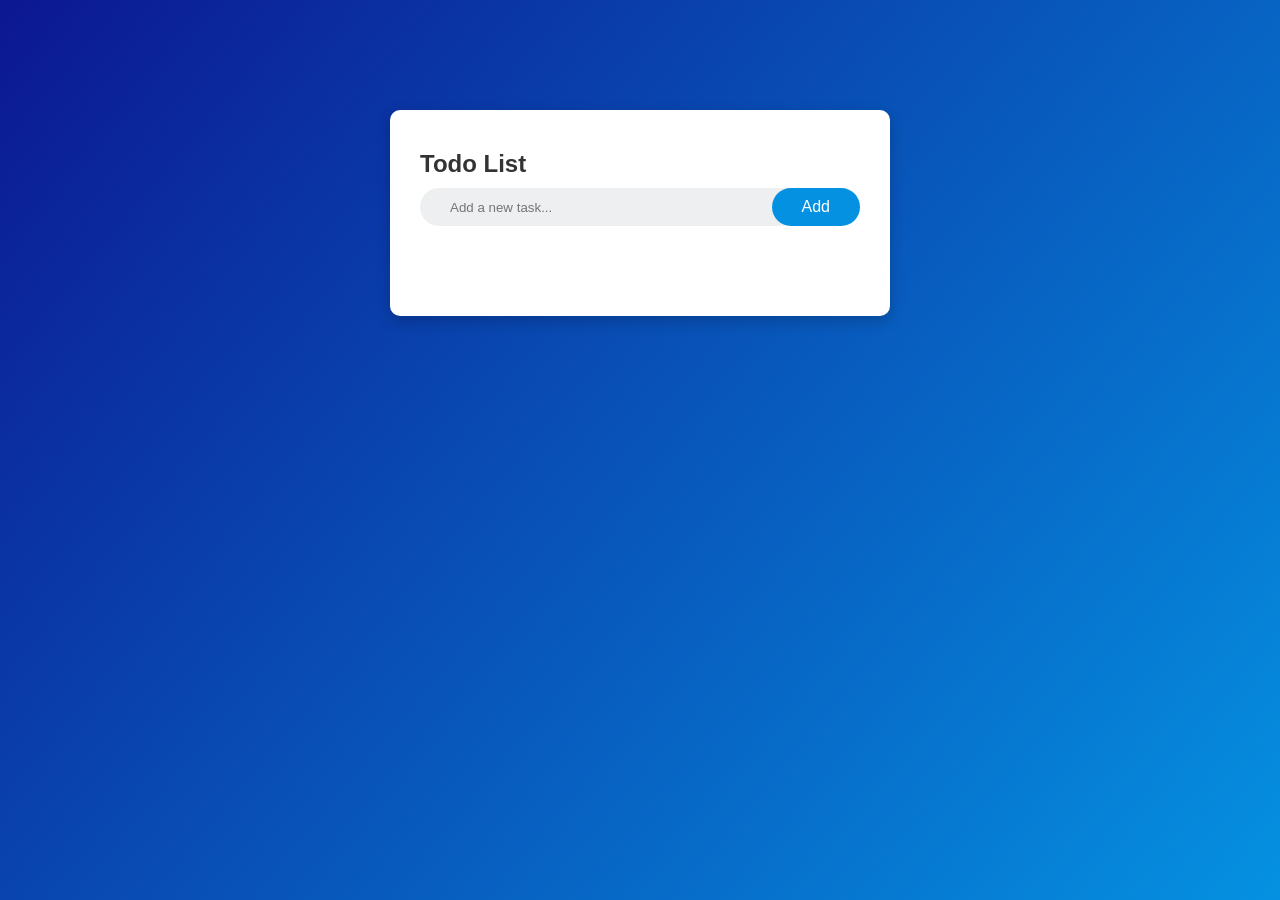
<file: task-1/index.html>
<!DOCTYPE html>
<html lang="en">
    <head>
        <meta charset="UTF-8" />
        <meta name="viewport" content="width=device-width, initial-scale=1.0" />
        <title>Task-10</title>
        <link rel="preconnect" href="https://fonts.googleapis.com" />
        <link rel="stylesheet" href="style.css" />
    </head>
    <body>
        <div class="container">
            <div class="todo-app">
                <h2>Todo List</h2>
                <div class="row">
                    <input type="text" id="todo-input" placeholder="Add a new task..." />
                    <button id="add-btn" onclick="addtask()">Add</button>
                </div>
                <ul id="list-container">
                </ul>
            </div>
        </div>
        <script src="script.js"></script>
    </body>
</html>
</file>
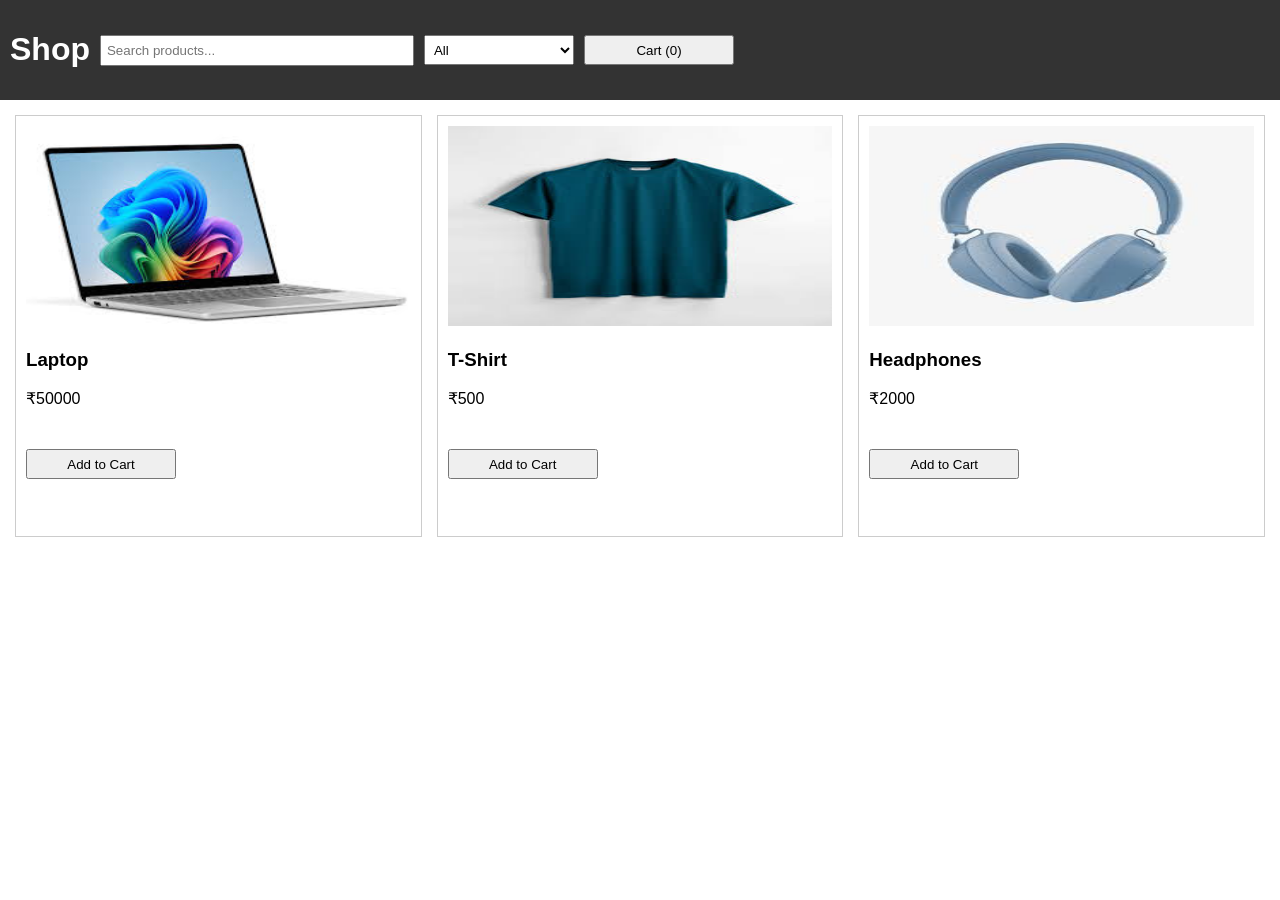
<file: task-10/index.html>
<!DOCTYPE html>
<html lang="en">
<head>
  <meta charset="UTF-8" />
  <meta name="viewport" content="width=device-width, initial-scale=1.0"/>
  <title>E-Commerce App</title>
  <link rel="stylesheet" href="style.css" />
</head>
<body>

  <header>
    <h1>Shop</h1>
    <input type="text" id="search" placeholder="Search products..." />
    <select id="filter">
      <option value="all">All</option>
      <option value="electronics">Electronics</option>
      <option value="clothing">Clothing</option>
    </select>
    <button id="cart-btn">Cart (<span id="cart-count">0</span>)</button>
  </header>

  <main>
    <div id="products" class="grid"></div>
  </main>

  <aside id="cart" class="cart hidden">
    <h2>Shopping Cart</h2>
    <div id="cart-items"></div>
    <p>Subtotal: ₹<span id="subtotal">0</span></p>
    <p>Tax (10%): ₹<span id="tax">0</span></p>
    <p>Total: ₹<span id="total">0</span></p>
    <button id="close-cart">Close</button>
  </aside>

  <script type="module" src="main.js"></script>
</body>
</html>
</file>
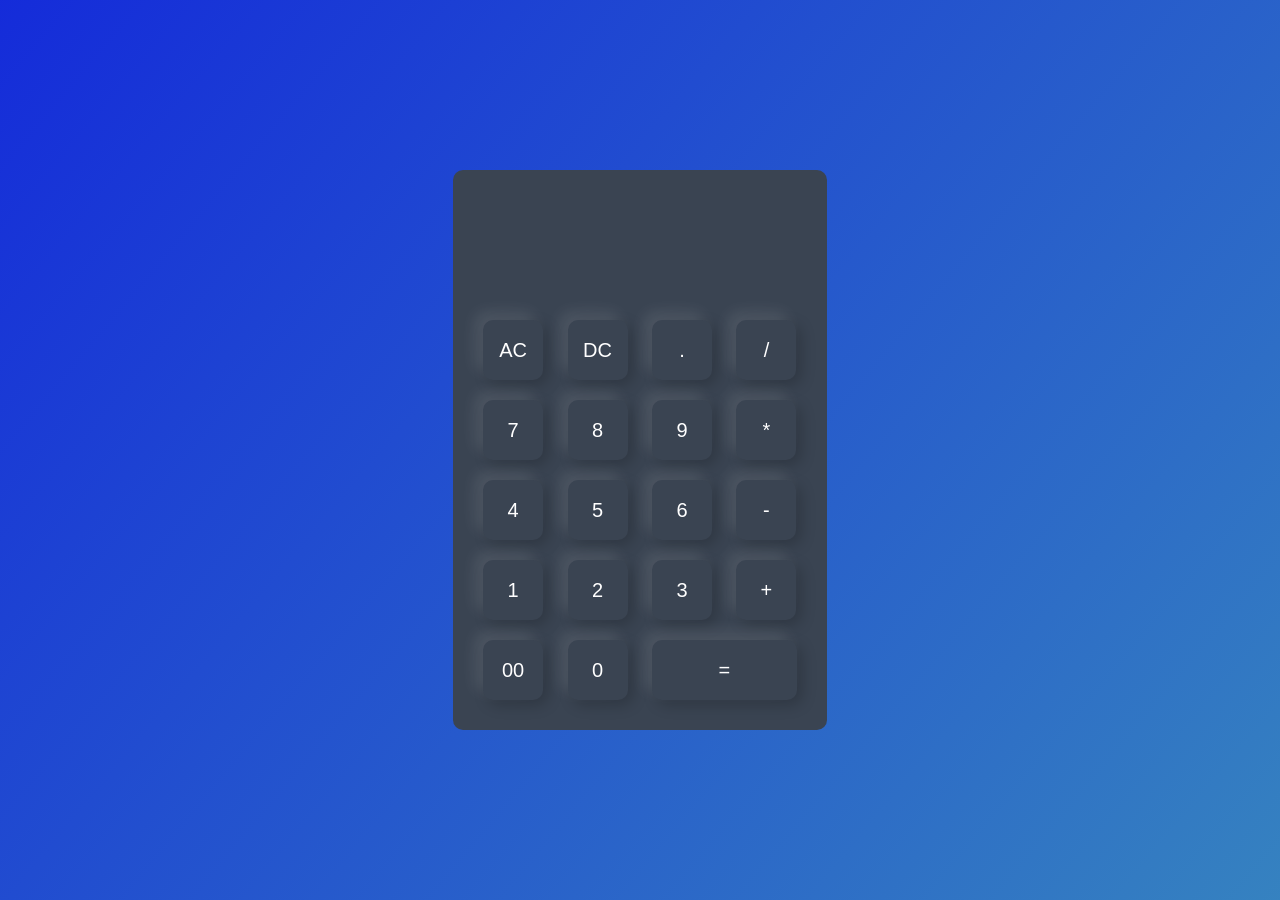
<file: task-2/index.html>
<!DOCTYPE html>
<html lang="en">
<head>
    <meta charset="UTF-8">
    <meta name="viewport" content="width=device-width, initial-scale=1.0">
    <title>Task-2</title>
    <link rel="stylesheet" href="style.css"/>
</head>
<body>
    <div class="container">
        <div class="calculator">
            <form>
            <div class="display">
                <input type="text" name="display"/>
            </div>
            <div>
                <input type="button" value="AC" onclick="display.value=''"/>
                <input type="button" value="DC" onclick="display.value = display.value.toString().slice(0,-1)"/>
                <input type="button" value="." onclick="display.value+='.'"/>
                <input type="button" value="/" onclick="display.value+='/'"/>
            </div>
            <div>
                <input type="button" value="7" onclick="display.value +='7'"/>
                <input type="button" value="8" onclick="display.value+='8'"/>
                <input type="button" value="9"onclick="display.value+='9'"/>
                <input type="button" value="*"onclick="display.value+='*'"/>
            </div>
            <div>
                <input type="button" value="4"onclick="display.value+='4'"/>
                <input type="button" value="5"onclick="display.value+='5'"/>
                <input type="button" value="6"onclick="display.value+='6'"/>
                <input type="button" value="-"onclick="display.value+='-'"/>
            </div>
            <div>
                <input type="button" value="1"onclick="display.value+='1'"/>
                <input type="button" value="2"onclick="display.value+='2'"/>
                <input type="button" value="3"onclick="display.value+='3'"/>
                <input type="button" value="+"onclick="display.value+='+'"/>
            </div>
            <div>
                <input type="button" value="00"onclick="display.value+='00'"/>
                <input type="button" value="0"onclick="display.value+='0'"/>
                <input type="button" value="=" onclick="
                                                try {
                                                    display.value = eval(display.value)
                                                }catch {
                                                    display.value = 'Error'
                                                }" class="equal"/>
            </div>
            </form>
        </div>
    </div>
</body>
</html>
</file>
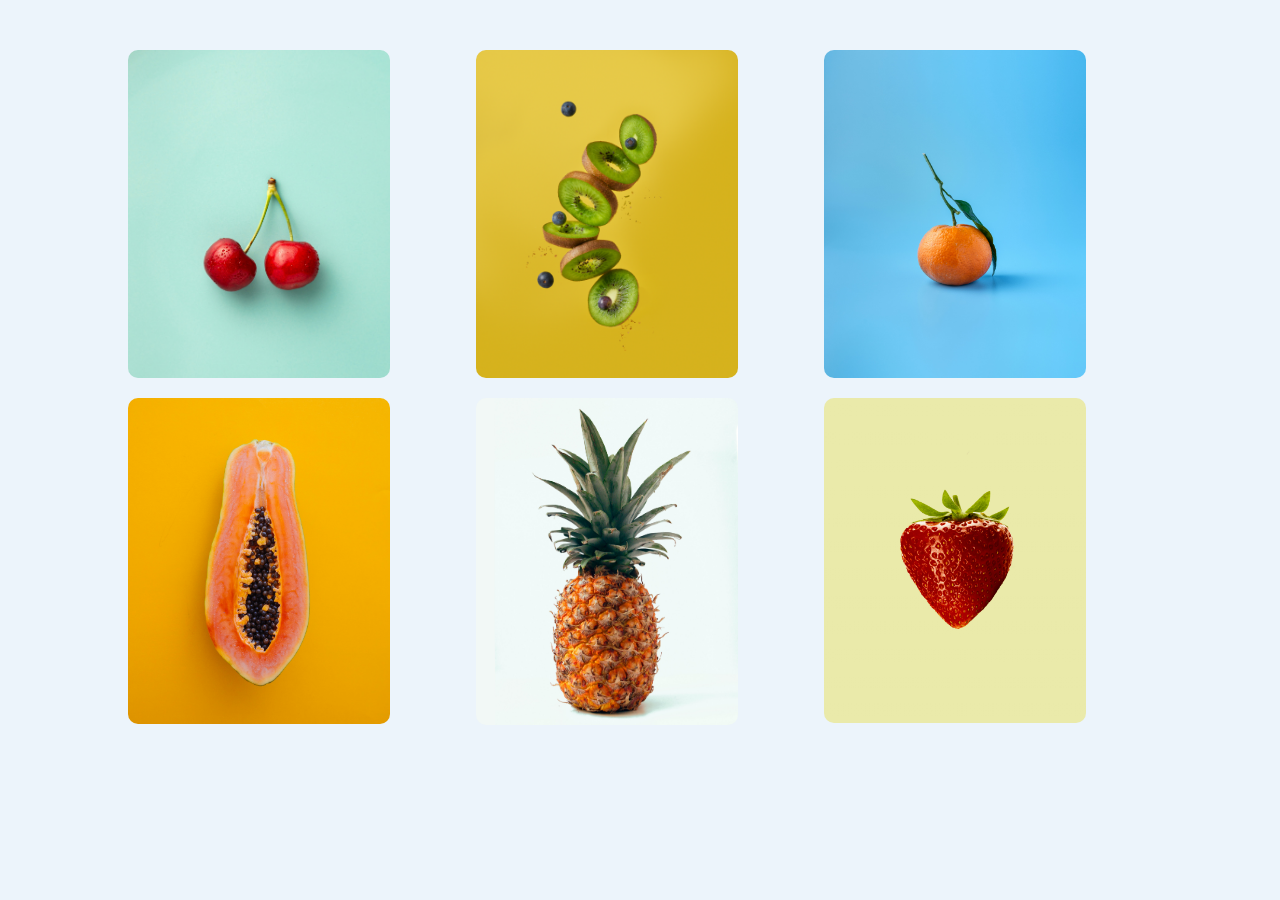
<file: task-3/index.html>
<!DOCTYPE html>
<html lang="en">
<head>
    <meta charset="UTF-8">
    <meta name="viewport" content="width=, initial-scale=1.0">
    <title>Task-3</title>
    <link rel="stylesheet" type="text/css" href="style.css">
</head>
<body>
    <div class="overlay" id="overlay">
        <button class="close" id="close">X</button>
        <img class="overlay-image" id="overlay-img">
    </div>
    <div class="gallery">
        <img src="images/cherry.jpg" class="gallery-image">
        <img src="images/kiwi.jpg" class="gallery-image">
        <img src="images/orange.jpg" class="gallery-image">
        <img src="images/papaya.jpg" class="gallery-image">
        <img src="images/pineapple.jpg" class="gallery-image">
        <img src="images/strawberry.jpg" class="gallery-image">
    </div>
    <script src="script.js"></script>
</body>
</html>
</file>
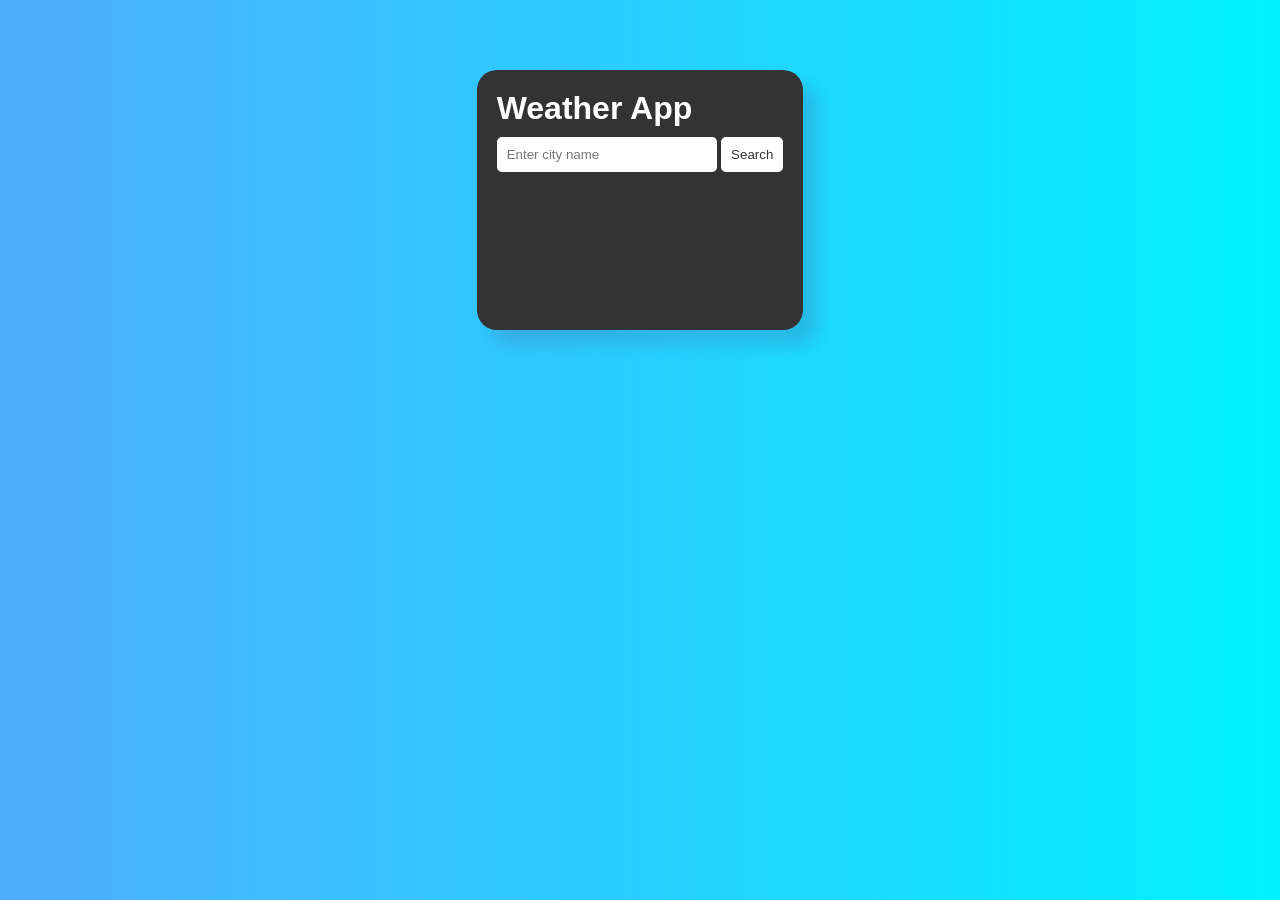
<file: task-4/index.html>
<!DOCTYPE html>
<html lang="en">
<head>
    <meta charset="UTF-8">
    <meta name="viewport" content="width=device-width, initial-scale=1.0">
    <title>task-4</title>
    <link rel="stylesheet" href="style.css">
</head>
<body>
    <div class="container">
        <h1>Weather App</h1>

        <div class="search-box">
            <input type="text" id="cityInput" placeholder="Enter city name">
            <button onclick="getWeather()">Search</button>
        </div>

        <div id="weatherResult" class="weather-box">
            <h2 id="cityName"></h2>
            <p id="temperature"></p>
            <p id="description"></p>
            <p id="humidity"></p>
        </div>
    </div>

    <script src="script.js"></script>
</body>
</html>
</file>
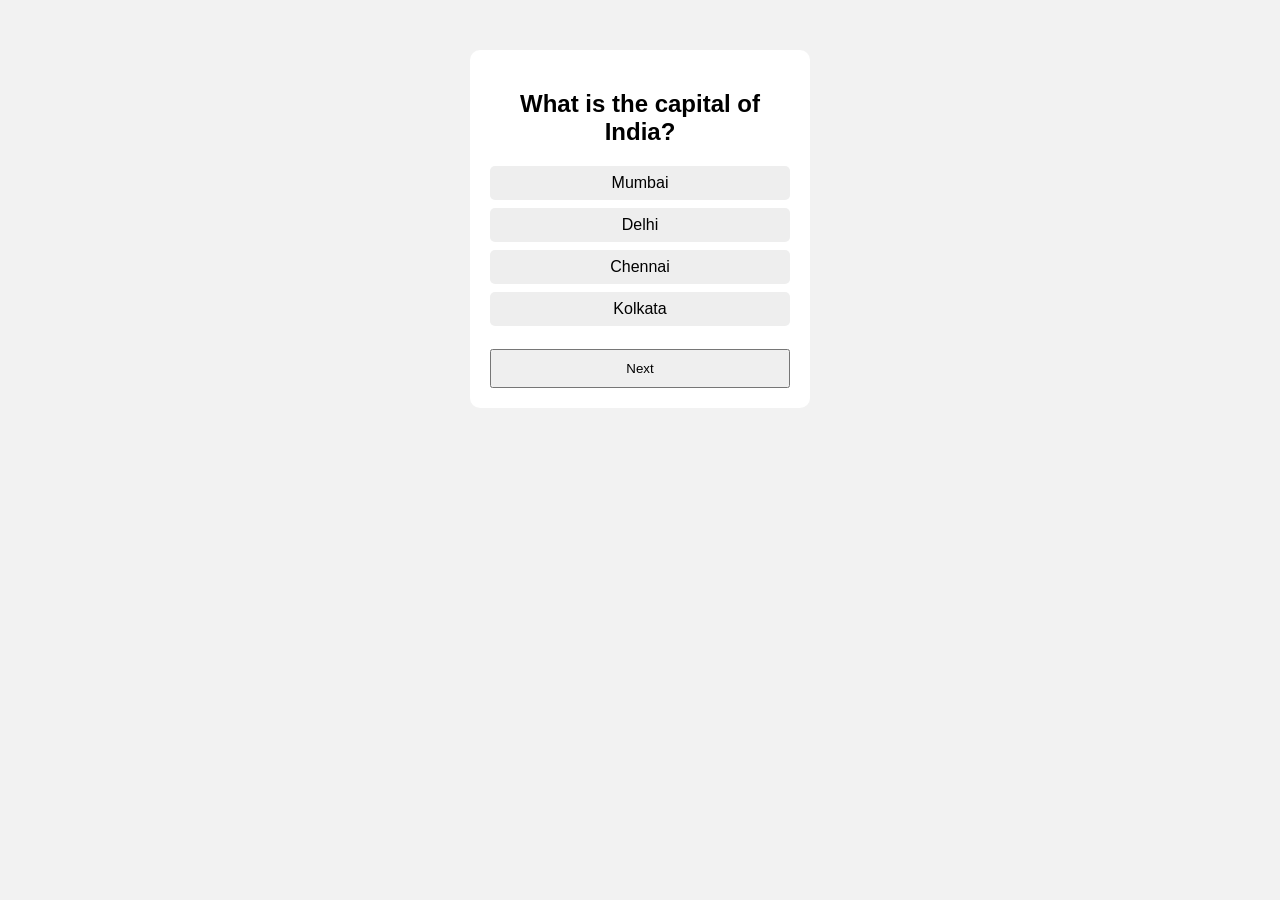
<file: task-5/index.html>
<!DOCTYPE html>
<html lang="en">
<head>
  <meta charset="UTF-8">
  <title>Dynamic Quiz App</title>
  <link rel="stylesheet" href="style.css">
</head>
<body>

  <div class="quiz-container">
    <h2 id="question">Question Text</h2>
    <div id="options"></div>
    <button id="nextBtn">Next</button>
  </div>

  <div id="result" class="hidden"></div>

  <script src="script.js"></script>
</body>
</html>
</file>
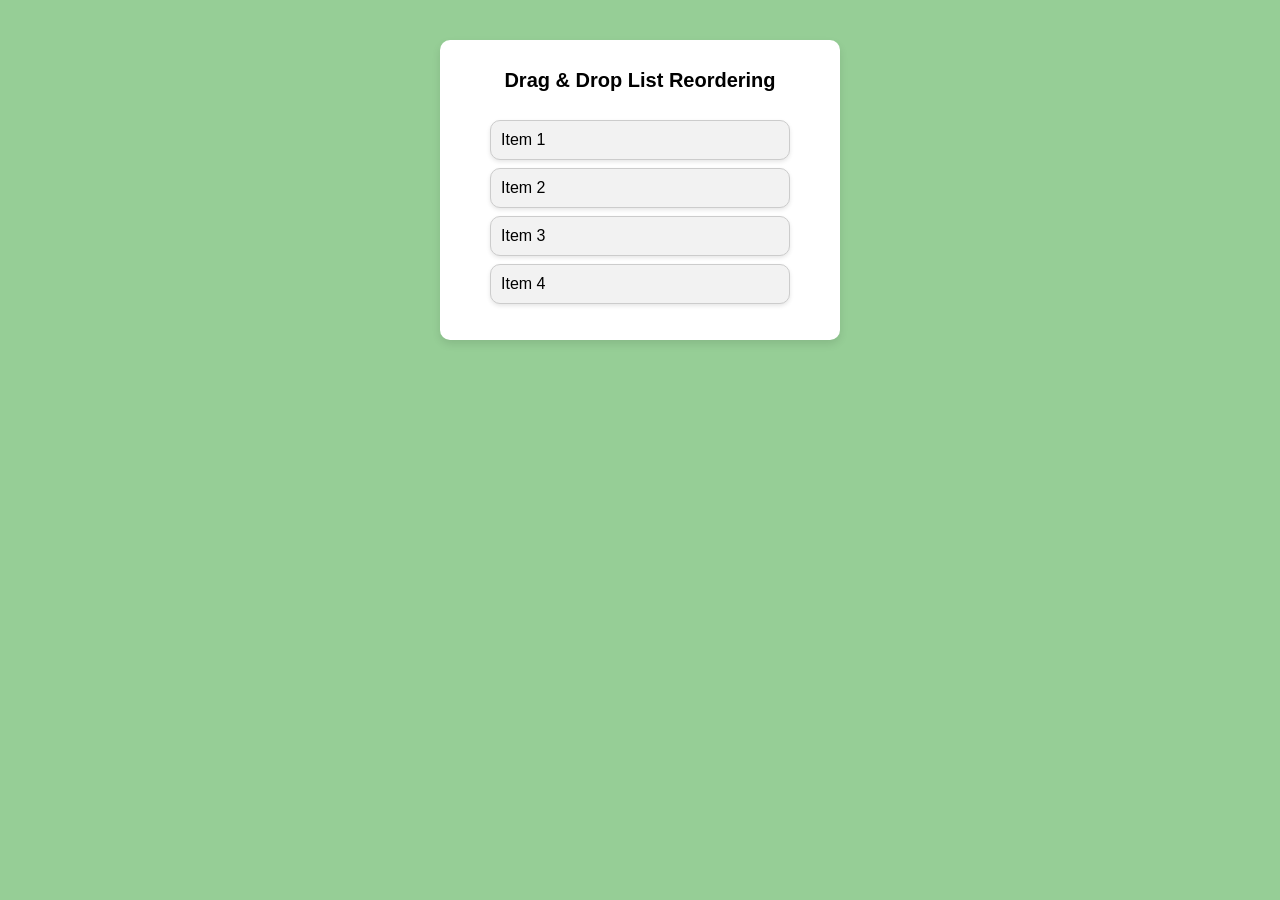
<file: task-6/index.html>
<!DOCTYPE html>
<html lang="en">
<head>
  <meta charset="UTF-8">
  <title>Task-6</title>
  <link rel="stylesheet" href="style.css">
</head>
<body>
    <div class="container">
        <h2>Drag & Drop List Reordering</h2>
        <ul id="list">
            <li draggable="true">Item 1</li>
            <li draggable="true">Item 2</li>
            <li draggable="true">Item 3</li>
            <li draggable="true">Item 4</li>
        </ul>
    </div>
  <script src="script.js"></script>
</body>
</html>
</file>
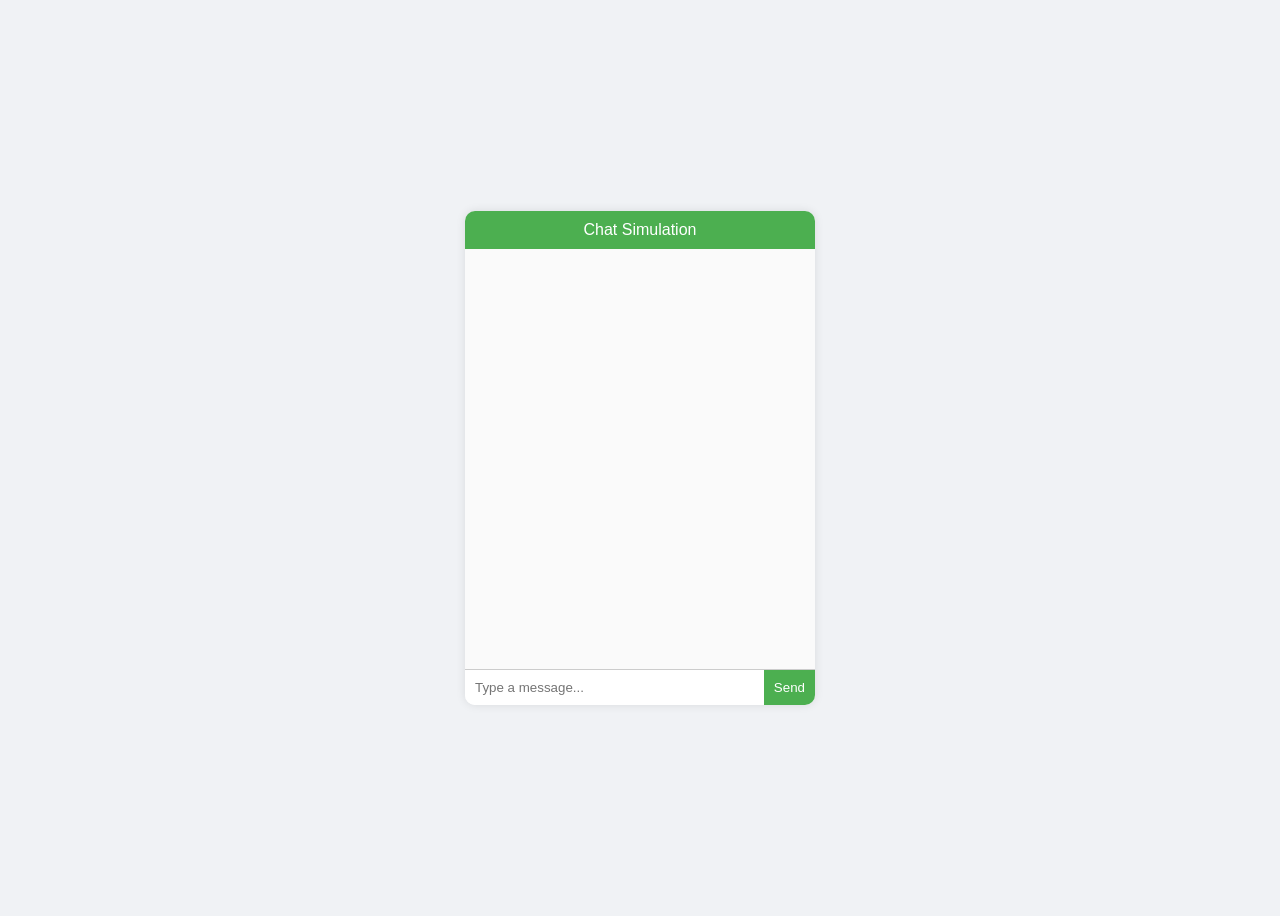
<file: task-7/index.html>
<!DOCTYPE html>
<html lang="en">
<head>
    <meta charset="UTF-8">
    <title>Task-7</title>
    <link rel="stylesheet" href="style.css">
</head>
<body>
    <div class="chat-container">
        <div class="header">Chat Simulation</div>
            <div id="chatBox" class="chat-box"></div>
            <div class="input-area">
                <input id="messageInput" type="text" placeholder="Type a message..." />
                <button onclick="sendMessage()">Send</button>
            </div>
        </div>
    </div>
<script src="script.js"></script>
</body>
</html>
</file>
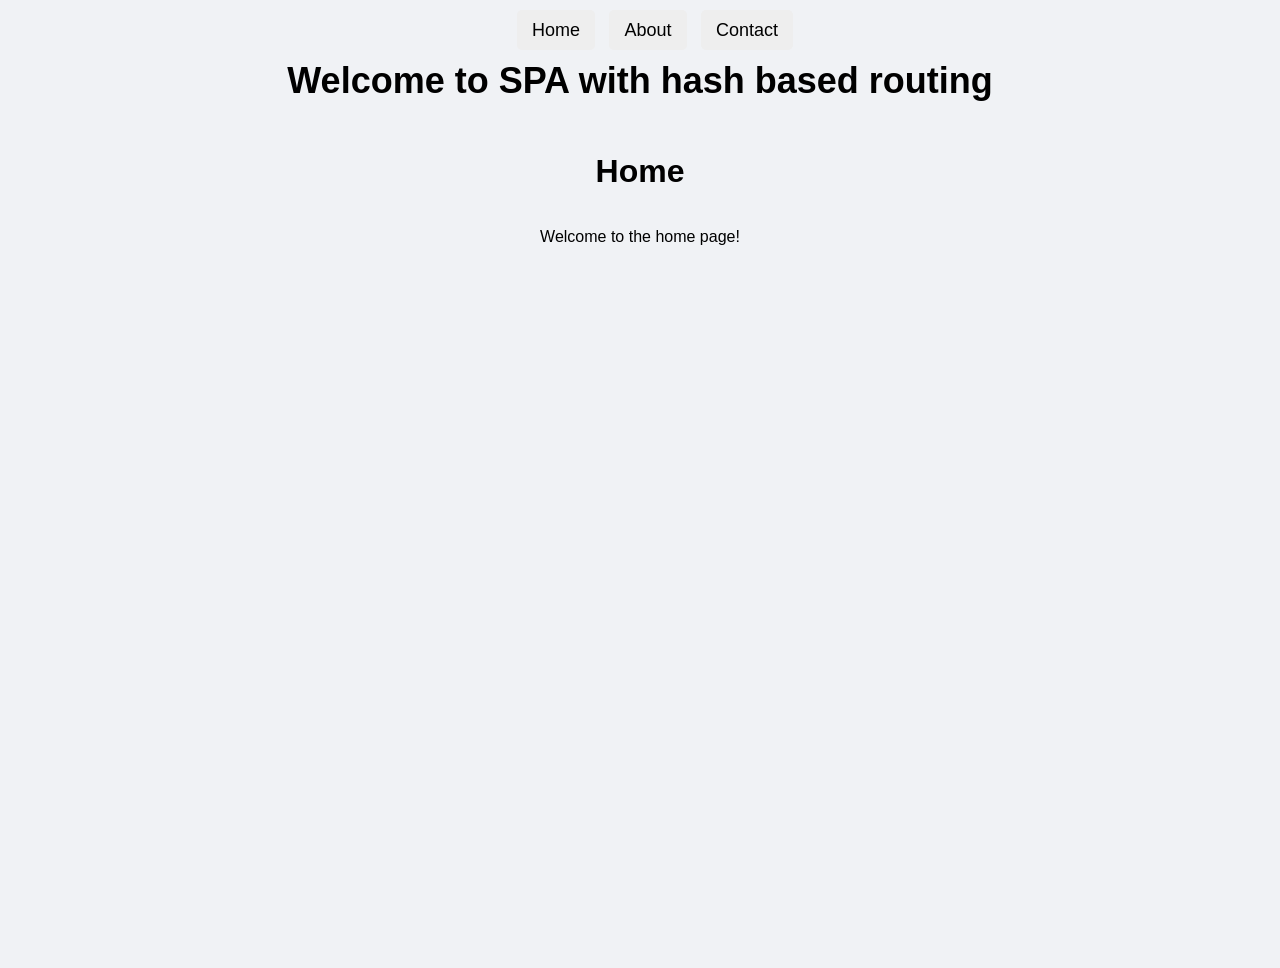
<file: task-8/index.html>
<!DOCTYPE html>
<html lang="en">
<head>
    <meta charset="UTF-8">
    <meta name="viewport" content="width=device-width, initial-scale=1.0">
    <title>task-8</title>
    <link rel="stylesheet" href="style.css">
</head>
<body>
    <nav>
        <a href="#/">Home</a>
        <a href="#/about">About</a>
        <a href="#/contact">Contact</a>
    </nav>
    <div class="heading"><h2>Welcome to SPA with hash based routing</h2></div>
    <div id="app"></div>
    <script src="script.js"></script>
</body>
</html>
</file>
<file: task-1/style.css>
*{
    margin: 0;
    padding: 0;
    box-sizing: border-box;
    font-family: 'Poppins', sans-serif;
}
.container{
    width: 100%;
    height: 100vh;
    background: linear-gradient(130deg, #0c1791, #0591e1);
    padding: 10px;
}
.todo-app{
    width: 100%;
    background: #fff;
    max-width: 500px;
    padding: 40px 30px 70px;
    border-radius: 10px;
    box-shadow: 0 5px 15px rgba(0,0,0,0.2);
    margin: 100px auto 20px;
}
.todo-app h2{
    color: #333;
    margin-bottom: 10px;
}
.row{
    align-items: center;
    justify-content: space-between;
    display: flex;
    padding-left: 20px;
    margin-bottom: 20px;
    background-color: #edeff0;
    border-radius: 50px;
}
input{
    border: none;
    background: transparent;
    flex: 1;
    outline: none;
    padding: 10px;
}
button{
    border: none;
    background: #0591e1;
    color: white;
    padding: 10px 30px;
    border-radius: 50px;
    cursor: pointer;
    font-size: 16px;
    cursor: pointer;
}
.todo-app button:hover{
    background: #0c1791;
    transition: ease-in-out 0.3s;
}
ul li{
    list-style: none;
    font-size: 17px;
    padding: 12px 8px 12px 50px;
    user-select: none;
    cursor: pointer;
    position: relative;
}
ul li::before{
    content: '';
    position: absolute;
    width: 20px;
    height: 20px;
    background-image: url(images/circle.png);
    background-size: cover;
    background-position: center;
    top: 12px;
    left: 8px;
    border-radius: 50%;
}
ul li.checked{
    text-decoration: line-through;
    color: #999;
}
ul li span{
    position: absolute;
    right: 10px;
    justify-content: center;
    align-items: center;
    display: flex;
    top: 12px;
    width: 20px;
    height: 20px;
    color: #555;
    font-size: 20px;
    cursor: pointer;
    background: #edeff0;
    border-radius: 50%;
}
ul li span:hover{
    background: #0591e1;
    color: white;
    transition: ease-in-out 0.3s;
}
ul li.checked::before{
    background-image: url(images/checked.png);
}
</file>
<file: task-10/style.css>
body {
  font-family: Arial;
  margin: 0;
  padding: 0;
}

header {
  display: flex;
  gap: 10px;
  padding: 10px;
  background: #333;
  color: white;
  flex-wrap: wrap;
}
#search {
    width: 300px;
    height: 17px;
}
input, select, button {
  padding: 5px;
  width: 150px;
  height: 30px;
  margin-top: 25px;
}

.grid {
  display: grid;
  grid-template-columns: repeat(auto-fit, minmax(200px, 1fr));
  gap: 15px;
  padding: 15px;
}

.card {
  border: 1px solid #ccc;
  padding: 10px;
  height: 400px;
}

.card img {
  width: 100%;
}

.cart {
  position: fixed;
  right: 0;
  top: 0;
  width: 350px;
  height: 100%;
  background: #f4f4f4;
  padding: 15px;
  overflow-y: auto;
}
.card-img{
    width: 100px;
    height: 200px;
}
.hidden {
  display: none;
}

.cart-item {
  display: flex;
  flex-direction: column;
  justify-content: space-between;
  margin-bottom: 10px;
}

@media (max-width: 600px) {
    header {
        flex-direction: column;
        gap:5px;
    }
    input, select, button {
        width: 100%;
        height: 30px;
    }
    #search {
        width: 97%;
        margin-right: 20px;
    }
    .cart {
        width: 96%;
        height: 100%;
        bottom: 0;
    }
     .card {
        height: auto;
    }
     .card img {
        height: 150px;
    }
     .cart-item {
        flex-direction: row;
        align-items: center;
        justify-content: space-between;
    }
     .cart-item div {
        display: flex;
        gap: 5px;
    }
      .cart-item button {
        width: 30px;
        height: 30px;
    }
     .card-img{
        width: 80px;
        height: 150px;
    }
    .btn{
        width: 20px;
        height: 20px;
    }
}
</file>
<file: task-2/style.css>
*{
    margin: 0;
    padding: 0;
    font-family: sans-serif;
}

.container{
    width: 100%;
    height: 100vh;
    display: flex;
    align-items: center;
    justify-content: center;
    background: linear-gradient(130deg, rgba(11, 35, 216, 0.959), rgba(15, 106, 180, 0.84));
}

.calculator{
    background: #3a4452;
    padding: 20px;
    border-radius: 10px;
}
.calculator form input{
    border:0;
    outline: 0;
    width: 60px;
    height: 60px;
    border-radius: 10px;
    background: transparent;
    color: #fff;
    cursor: pointer;
    font-size: 20px;
    margin: 10px;
    box-shadow: -8px -8px 15px rgba(255, 255,255, 0.1), 5px 5px 15px rgba(0,0,0,0.2);

}
form .display{
    display: flex;
    justify-content: flex-end;
    margin: 20px 0px;
}
form .display input{
    text-align:  right;
    flex: 1;
    font-size: 40px;
    box-shadow: none;
}
form input.equal{
    width: 145px;
}
</file>
<file: task-3/style.css>
*{
    margin: 0;
    padding: 0;
}
body{
    background: #ecf4fb;
}
.gallery{
    width: 80%;
    display: grid;
    grid-template-columns: repeat(auto-fit, minmax(250px,1fr));
    grid-gap: 20px;
    margin: 50px auto 50px;
}
.gallery img{
    width:80%;
    cursor: pointer;
    border-radius: 10px;
}
.gallery img:hover{
    transition: 0.3s ease-in-out;
    transform: scale(0.8) rotate(-15deg) ;
    border-radius: 20px;
    box-shadow: 0 32px 75px rgba(68,77,136,0.2);
}
.gallery img:not(:hover){
    transition: 0.3s ease-in-out;
    transform: scale(1) rotate(0deg) ;
}
.overlay {
    z-index: 100;
    position: fixed;
    top: 0;
    left: 0;
    width: 100%;
    height: 100%;
    background: rgba(0,0,0,0.8);
    display: none;
    justify-content: center;
    align-items: center;
    flex-direction: column;
    transition: 0.3s ease;
}
.overlay.active {
    display: flex;
}
.overlay-image {
    height: 400px;
    max-width: 90%;
    border-radius: 10px;
    animation: zoom 0.3s ease;
}
@keyframes zoom {
    from {
        transform: scale(0.7);
        opacity: 0;
    }

    to {
        transform: scale(1);
        opacity: 1;
    }
}
.close {
    position: absolute;
    top:5%;
    right: 5%;
    border: none;
    background: transparent;
    color: #fff;
    width: 25px;
    height: 25px;
    font-size: 20px;
    cursor: pointer;
}
.close:hover{
    background-color: #dedede;
    border-radius: 50px;
    color: black;
    width: 25px;
    height: 25px;
}

@media (max-width: 430px){
    .gallery{
        align-items: center;
        justify-content: center;
        display: flex;
        flex-direction: column;
        margin: 50px auto 50px;
    }
}
</file>
<file: task-4/style.css>
*{
    margin: 0;
    padding: 0;
    font-family: sans-serif;
}
body {
    width: 100%;
    height: 400px;
    display: flex;
    align-items: center;
    justify-content: center;
    background: linear-gradient(90deg, #4facfe, #00f2fe);
    color: white;
}

.container {
    background-color: #333;
    padding: 20px;
    border-radius: 20px;
    height: 220px;
    box-shadow: 15px 15px 15px rgba(68,77,136,0.2);;
}

.search-box input {
    margin-top: 10px;
    padding: 10px;
    width: 200px;
    border: none;
    border-radius: 5px;
    background: #fff;
    color: black;
}

.search-box button {
    padding: 10px;
    border: none;
    border-radius: 5px;
    background-color: #fff;
    color: #333;
    cursor: pointer;
}

.weather-box {
    margin-top: 20px;
    font-size: 18px;
    align-items: center;
    justify-content: center;
    display: flex;
    flex-direction: column;
    gap:5px;
}
</file>
<file: task-5/style.css>
body {
  font-family: Arial, sans-serif;
  background: #f2f2f2;
  display: flex;
  justify-content: center;
  margin-top: 50px;
}

.quiz-container {
  background: white;
  padding: 20px;
  width: 300px;
  border-radius: 10px;
  text-align: center;
}

button {
  margin-top: 15px;
  padding: 10px;
  width: 100%;
  cursor: pointer;
}

.option {
  display: block;
  margin: 8px 0;
  padding: 8px;
  background: #eee;
  cursor: pointer;
  border-radius: 5px;
}

.option:hover {
  background: #ddd;
}

.hidden {
  display: none;
}
</file>
<file: task-6/style.css>
*{
    margin: 0;
    padding: 0;
    box-sizing: border-box;
}
body {
    font-family: 'poppins', sans-serif;
    padding: 20px;
    background: rgb(150, 206, 150);
}
.container {
    display: flex;
    width: 400px;
    height: 300px;
    border-radius: 10px;
    justify-content: center;
    margin-top: 50px;
    flex-direction: column;
    align-items: center;
    background: white;
    margin: 20px auto;
    box-shadow: 0 4px 8px rgba(0, 0, 0, 0.1);
}
.container h2 {
    font-size: 20px;
    margin-bottom: 20px;
}

ul {
    list-style: none;
    padding: 0;
    width: 300px;
}

li {
    border-radius: 10px;
    padding: 10px;
    margin: 8px 0;
    background: #f2f2f2;
    border: 1px solid #ccc;
    cursor: grab;
    box-shadow: 0 2px 4px rgba(0, 0, 0, 0.1);
}

li.dragging {
    opacity: 0.5;
}

li.over {
    border: 2px dashed #007bff;
}
</file>
<file: task-7/style.css>
body {
    font-family: 'poppins', sans-serif;
    background: #f0f2f5;
    display: flex;
    justify-content: center;
    align-items: center;
    height: 100vh;
}

.chat-container {
    width: 350px;
    background: #fff;
    border-radius: 10px;
    box-shadow: 0 0 10px rgba(0,0,0,0.1);
    display: flex;
    flex-direction: column;
    overflow: hidden;
}

.header {
    background: #4CAF50;
    color: white;
    padding: 10px;
    text-align: center;
}

.chat-box {
    height: 400px;
    overflow-y: auto;
    padding: 10px;
    display: flex;
    flex-direction: column;
    gap: 10px;
    background: #fafafa;
}

.message {
    max-width: 70%;
    padding: 8px 10px;
    border-radius: 10px;
    font-size: 14px;
}

.user {
    align-self: flex-end;
    background: #DCF8C6;
}

.bot {
    align-self: flex-start;
    background: #eee;
}

.time {
    font-size: 10px;
    color: #555;
    text-align: right;
    margin-top: 3px;
}

.input-area {
    display: flex;
    border-top: 1px solid #ccc;
}

input {
    flex: 1;
    padding: 10px;
    border: none;
    outline: none;
}

button {
    padding: 10px;
    border: none;
    background: #4CAF50;
    color: white;
    cursor: pointer;
}

button:hover {
    background: #45a049;
}
</file>
<file: task-8/style.css>
body{
    font-family: 'poppins', sans-serif;
    background: #f0f2f5;
    height: 100vh;
}
nav{
    position: absolute;
    top:20px;
    left: 40%;
}
nav a{
    text-decoration: none;
    color: black;
    font-size: 18px;
    padding: 10px 15px;
    border-radius: 5px;
    background: #eee;
    margin: 0 5px;
}
nav a:hover{
    background: #ddd;
}
.heading{
    text-align: center;
    margin-top: 60px;
    font-size: 24px;
}
#app{
    display: flex;
    justify-content: center;
    align-items: center;
    flex-direction: column;
}
</file>
